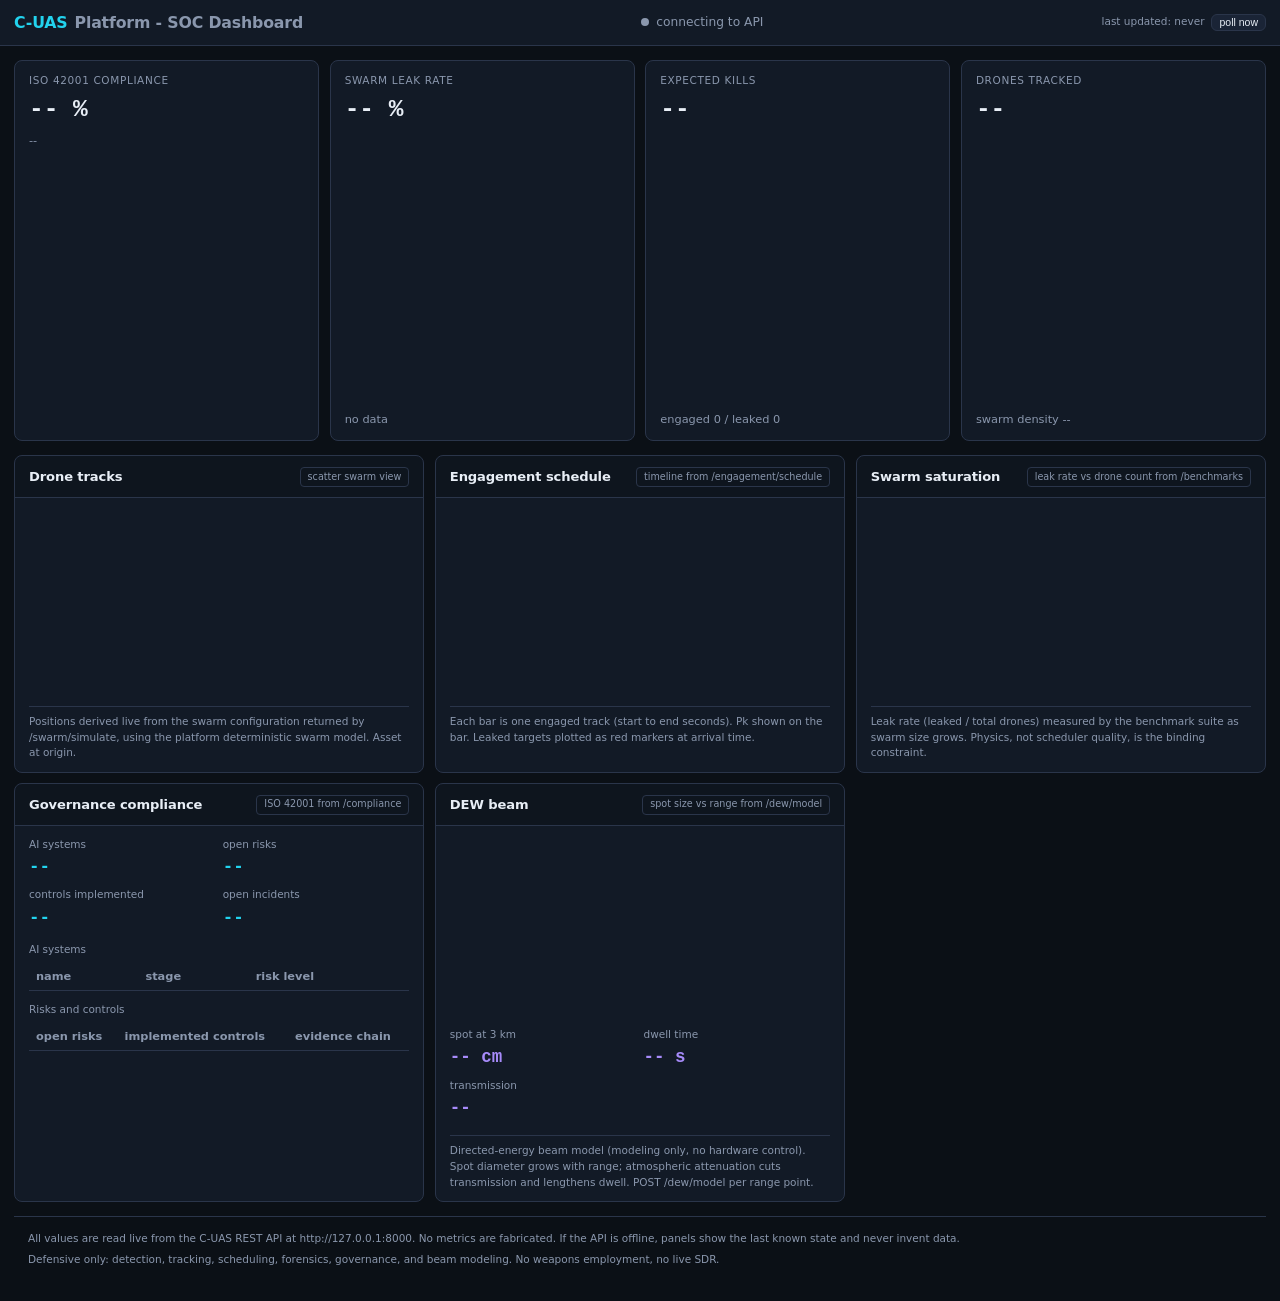
<file: c_uas/dashboard/index.html>
<!DOCTYPE html>
<html lang="en">
<head>
  <meta charset="UTF-8">
  <meta name="viewport" content="width=device-width, initial-scale=1.0">
  <title>C-UAS Platform - SOC Dashboard</title>
  <link rel="stylesheet" href="style.css">
</head>
<body>
  <header class="header">
    <div class="header-inner">
      <div class="brand">
        <span class="brand-mark">C-UAS</span>
        <span class="brand-name">Platform - SOC Dashboard</span>
      </div>
      <div class="api-status" id="apiStatus" role="status" aria-live="polite">
        <span class="indicator" id="statusIndicator"></span>
        <span id="statusText">connecting to API</span>
      </div>
      <div class="meta">
        <span id="lastUpdated">last updated: never</span>
        <button class="button button-sm" id="pollNow">poll now</button>
      </div>
    </div>
  </header>

  <main class="wrap">
    <!-- status strip -->
    <section class="stat-strip" aria-label="Key indicators">
      <div class="stat-card">
        <span class="stat-label">ISO 42001 compliance</span>
        <span class="stat-value" id="statCompliance">-- %</span>
        <span class="stat-sub" id="statComplianceStatus">--</span>
        <canvas id="complianceGauge" width="140" height="140" aria-hidden="true"></canvas>
      </div>
      <div class="stat-card">
        <span class="stat-label">swarm leak rate</span>
        <span class="stat-value" id="statLeakRate">-- %</span>
        <span class="stat-sub" id="statLeakNote">no data</span>
      </div>
      <div class="stat-card">
        <span class="stat-label">expected kills</span>
        <span class="stat-value" id="statExpectedKills">--</span>
        <span class="stat-sub" id="statEngaged">engaged 0 / leaked 0</span>
      </div>
      <div class="stat-card">
        <span class="stat-label">drones tracked</span>
        <span class="stat-value" id="statTracks">--</span>
        <span class="stat-sub" id="statDensity">swarm density --</span>
      </div>
    </section>

    <!-- panels -->
    <section class="panels">
      <article class="panel" aria-label="Drone tracks">
        <header class="panel-head">
          <h2>Drone tracks</h2>
          <span class="panel-tag">scatter swarm view</span>
        </header>
        <div class="panel-body chart-wrap">
          <canvas id="tracksChart" aria-label="Drone tracks scatter plot"></canvas>
          <div class="hint">Positions derived live from the swarm configuration returned by /swarm/simulate, using the platform deterministic swarm model. Asset at origin.</div>
        </div>
      </article>

      <article class="panel" aria-label="Engagement schedule">
        <header class="panel-head">
          <h2>Engagement schedule</h2>
          <span class="panel-tag">timeline from /engagement/schedule</span>
        </header>
        <div class="panel-body chart-wrap">
          <canvas id="engagementChart" aria-label="Engagement schedule Gantt chart"></canvas>
          <div class="hint">Each bar is one engaged track (start to end seconds). Pk shown on the bar. Leaked targets plotted as red markers at arrival time.</div>
        </div>
      </article>

      <article class="panel" aria-label="Swarm saturation">
        <header class="panel-head">
          <h2>Swarm saturation</h2>
          <span class="panel-tag">leak rate vs drone count from /benchmarks</span>
        </header>
        <div class="panel-body chart-wrap">
          <canvas id="saturationChart" aria-label="Swarm saturation curve"></canvas>
          <div class="hint">Leak rate (leaked / total drones) measured by the benchmark suite as swarm size grows. Physics, not scheduler quality, is the binding constraint.</div>
        </div>
      </article>

      <article class="panel" aria-label="Governance compliance">
        <header class="panel-head">
          <h2>Governance compliance</h2>
          <span class="panel-tag">ISO 42001 from /compliance</span>
        </header>
        <div class="panel-body gov-panel">
          <div class="gov-readings">
            <div class="gov-reading">
              <span class="gov-label">AI systems</span>
              <span class="gov-value" id="govSystems">--</span>
            </div>
            <div class="gov-reading">
              <span class="gov-label">open risks</span>
              <span class="gov-value" id="govOpenRisks">--</span>
            </div>
            <div class="gov-reading">
              <span class="gov-label">controls implemented</span>
              <span class="gov-value" id="govControls">--</span>
            </div>
            <div class="gov-reading">
              <span class="gov-label">open incidents</span>
              <span class="gov-value" id="govIncidents">--</span>
            </div>
          </div>
          <table class="gov-table" aria-label="Registered AI systems">
            <caption>AI systems</caption>
            <thead><tr><th>name</th><th>stage</th><th>risk level</th></tr></thead>
            <tbody id="govSystemsTable"></tbody>
          </table>
          <table class="gov-table" aria-label="Risks and controls">
            <caption>Risks and controls</caption>
            <thead><tr><th>open risks</th><th>implemented controls</th><th>evidence chain</th></tr></thead>
            <tbody id="govRisksControlsTable"></tbody>
          </table>
        </div>
      </article>

      <article class="panel" aria-label="DEW beam model">
        <header class="panel-head">
          <h2>DEW beam</h2>
          <span class="panel-tag">spot size vs range from /dew/model</span>
        </header>
        <div class="panel-body chart-wrap">
          <canvas id="dewChart" aria-label="DEW spot size vs range"></canvas>
          <div class="dew-readings">
            <div class="dew-reading">
              <span class="dew-label">spot at 3 km</span>
              <span class="dew-value" id="dewSpot">-- cm</span>
            </div>
            <div class="dew-reading">
              <span class="dew-label">dwell time</span>
              <span class="dew-value" id="dewDwell">-- s</span>
            </div>
            <div class="dew-reading">
              <span class="dew-label">transmission</span>
              <span class="dew-value" id="dewTransmission">--</span>
            </div>
          </div>
          <div class="hint">Directed-energy beam model (modeling only, no hardware control). Spot diameter grows with range; atmospheric attenuation cuts transmission and lengthens dwell. POST /dew/model per range point.</div>
        </div>
      </article>
    </section>

    <footer class="footer">
      <p>All values are read live from the C-UAS REST API at http://127.0.0.1:8000. No metrics are fabricated. If the API is offline, panels show the last known state and never invent data.</p>
      <p>Defensive only: detection, tracking, scheduling, forensics, governance, and beam modeling. No weapons employment, no live SDR.</p>
    </footer>
  </main>
  <script src="vendor/chart.js" integrity="sha384-f6785ccf152a2bcedb70a1e1db47d241c4c60f8aaae4685ac8d612616ab006420d06139f40b83f3f91c6e65175bab9f8" crossorigin="anonymous"></script>
  <script src="app.js"></script>
</body>
</html>
</file>
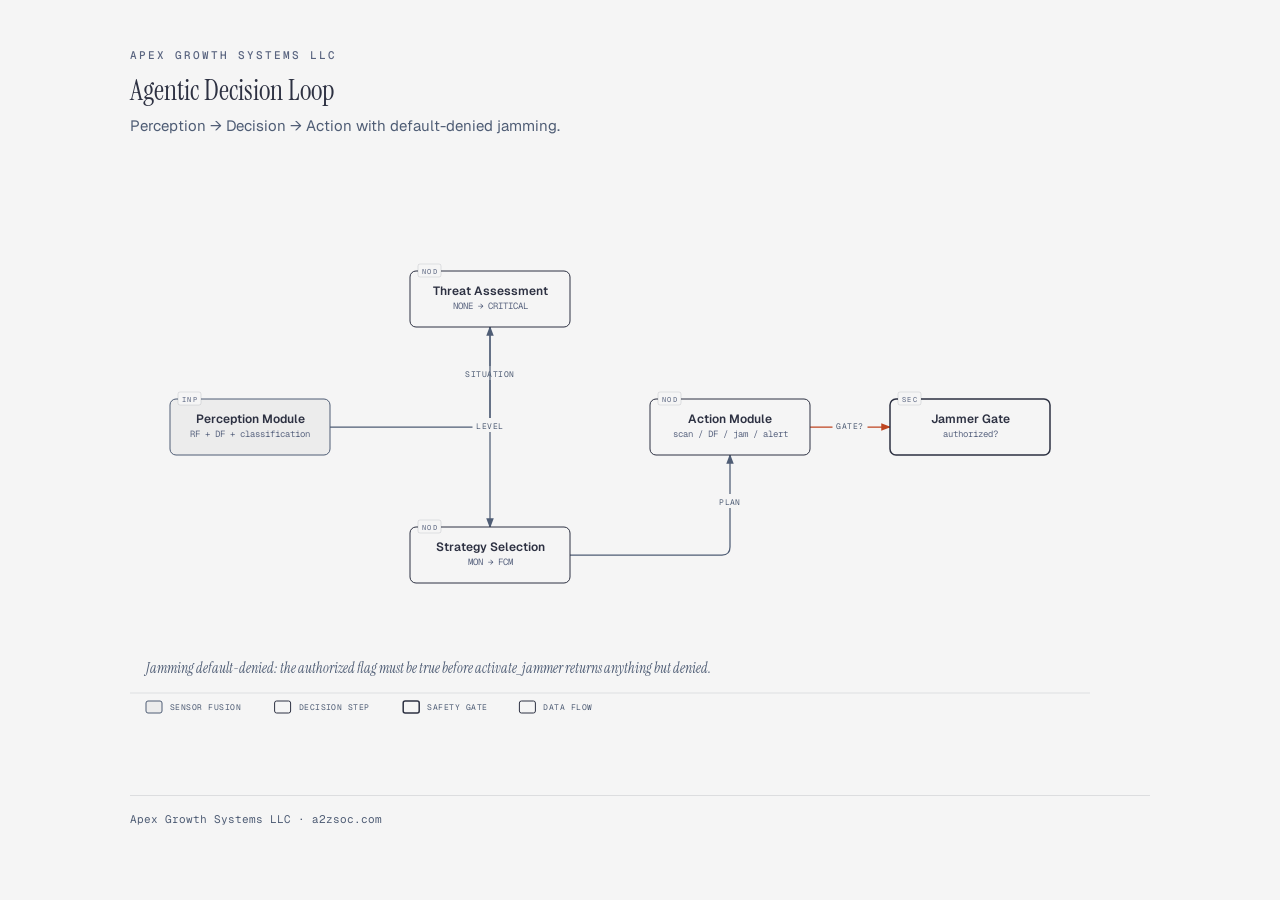
<file: docs/diagrams/decision-loop.html>
<!DOCTYPE html>
<html lang="en"><head>
<meta charset="utf-8">
<meta name="viewport" content="width=device-width, initial-scale=1">
<title>Agentic Decision Loop</title>
<link href="https://fonts.googleapis.com/css2?family=Instrument+Serif:ital@0;1&family=Geist:wght@400;500;600&family=Geist+Mono:wght@400;500;600&display=swap" rel="stylesheet">
<style>
  :root { --paper:#f5f5f5; --ink:#2d3142; --muted:#4f5d75;
           --soft:#5a6580; --rule:rgba(45,49,66,0.12); --accent:#bf4520; }
  html,body { margin:0; padding:0; background:var(--paper); color:var(--ink);
               font-family:'Geist', system-ui, sans-serif; }
  .wrap { max-width:1020px; margin:0 auto; padding:3rem 1.5rem 4rem; }
  .eyebrow { font-family:'Geist Mono', ui-monospace, monospace; font-size:.6875rem; font-weight:500;
              letter-spacing:.18em; text-transform:uppercase; color:var(--soft); margin:0 0 .75rem; }
  h1 { font-family:'Instrument Serif', serif; font-weight:400; font-size:1.75rem; line-height:1.2;
        margin:0 0 .5rem; }
  .subtitle { font-family:'Geist', system-ui, sans-serif; font-size:.9375rem; color:var(--muted);
               margin:0 0 2rem; max-width:64ch; }
  .diagram { overflow-x:auto; }
  .diagram svg { min-width:960px; display:block; }
  footer { margin-top:3rem; padding-top:1rem; border-top:1px solid var(--rule);
            font-family:'Geist Mono', ui-monospace, monospace; font-size:.6875rem; color:var(--muted); }
</style></head>
<body><div class="wrap">
  <p class="eyebrow">APEX GROWTH SYSTEMS LLC</p>
  <h1>Agentic Decision Loop</h1>
  <p class="subtitle">Perception → Decision → Action with default-denied jamming.</p>
  <div class="diagram">
<svg role="img" aria-labelledby="cuas-decision-loop-title cuas-decision-loop-desc" viewBox="0 0 960 580" width="960" height="580" xmlns="http://www.w3.org/2000/svg" font-family="'Geist', system-ui, sans-serif">
<title id="cuas-decision-loop-title">Agentic Decision Loop</title>
<desc id="cuas-decision-loop-desc">Perception fuses RF and direction-finding inputs; Decision assesses threat level and selects a response strategy; Action executes commands with the jammer safety-gated.</desc>
<defs>
<marker id="arrow" markerWidth="8" markerHeight="6" refX="7" refY="3" orient="auto"><polygon points="0 0, 8 3, 0 6" fill="#4f5d75"/></marker>
<marker id="arrow-accent" markerWidth="8" markerHeight="6" refX="7" refY="3" orient="auto"><polygon points="0 0, 8 3, 0 6" fill="#bf4520"/></marker>
<marker id="arrow-link" markerWidth="8" markerHeight="6" refX="7" refY="3" orient="auto"><polygon points="0 0, 8 3, 0 6" fill="#2e5aa8"/></marker>
</defs>
<rect width="100%" height="100%" fill="#f5f5f5"/>
<path d="M 200 260.0 L 352.0 260.0 Q 360.0 260.0 360.0 252.0 L 360.0 160" fill="none" stroke="#4f5d75" stroke-width="1.25" marker-end="url(#arrow)"/>
<rect x="332.5" y="199.0" width="55.0" height="14" fill="#f5f5f5"/>
<text x="360.0" y="210.0" text-anchor="middle" font-family="'Geist Mono', ui-monospace, monospace" font-size="8.0" fill="#4f5d75" letter-spacing="0.06em">SITUATION</text>
<path d="M 360.0 160 L 360.0 360" fill="none" stroke="#4f5d75" stroke-width="1.25" marker-end="url(#arrow)"/>
<rect x="342.5" y="251.0" width="35.0" height="14" fill="#f5f5f5"/>
<text x="360.0" y="262.0" text-anchor="middle" font-family="'Geist Mono', ui-monospace, monospace" font-size="8.0" fill="#4f5d75" letter-spacing="0.06em">LEVEL</text>
<path d="M 440 388.0 L 592.0 388.0 Q 600.0 388.0 600.0 380.0 L 600.0 288" fill="none" stroke="#4f5d75" stroke-width="1.25" marker-end="url(#arrow)"/>
<rect x="585.0" y="327.0" width="30.0" height="14" fill="#f5f5f5"/>
<text x="600.0" y="338.0" text-anchor="middle" font-family="'Geist Mono', ui-monospace, monospace" font-size="8.0" fill="#4f5d75" letter-spacing="0.06em">PLAN</text>
<path d="M 680 260.0 L 760 260.0" fill="none" stroke="#bf4520" stroke-width="1.25" marker-end="url(#arrow-accent)"/>
<rect x="702.5" y="251.0" width="35.0" height="14" fill="#f5f5f5"/>
<text x="720.0" y="262.0" text-anchor="middle" font-family="'Geist Mono', ui-monospace, monospace" font-size="8.0" fill="#4f5d75" letter-spacing="0.06em">GATE?</text>
<rect x="40" y="232" width="160" height="56" rx="6" fill="#ececec" stroke="#4f5d75" stroke-width="1.0"/>
<rect x="48" y="225" width="23" height="13" rx="2" fill="#f5f5f5" stroke="rgba(45,49,66,0.12)" stroke-width="1"/>
<text x="52" y="234.5" font-family="'Geist Mono', ui-monospace, monospace" font-size="7.0" fill="#5a6580" letter-spacing="0.18em">INP</text>
<text x="120.0" y="256.0" text-anchor="middle" font-family="'Geist', system-ui, sans-serif" font-size="12.0" font-weight="600" fill="#2d3142">Perception Module</text>
<text x="120.0" y="270.0" text-anchor="middle" font-family="'Geist Mono', ui-monospace, monospace" font-size="9.0" fill="#5a6580">RF + DF + classification</text>
<rect x="280" y="104" width="160" height="56" rx="6" fill="#f5f5f5" stroke="#2d3142" stroke-width="1.0"/>
<rect x="288" y="97" width="23" height="13" rx="2" fill="#f5f5f5" stroke="rgba(45,49,66,0.12)" stroke-width="1"/>
<text x="292" y="106.5" font-family="'Geist Mono', ui-monospace, monospace" font-size="7.0" fill="#5a6580" letter-spacing="0.18em">NOD</text>
<text x="360.0" y="128.0" text-anchor="middle" font-family="'Geist', system-ui, sans-serif" font-size="12.0" font-weight="600" fill="#2d3142">Threat Assessment</text>
<text x="360.0" y="142.0" text-anchor="middle" font-family="'Geist Mono', ui-monospace, monospace" font-size="9.0" fill="#5a6580">NONE → CRITICAL</text>
<rect x="280" y="360" width="160" height="56" rx="6" fill="#f5f5f5" stroke="#2d3142" stroke-width="1.0"/>
<rect x="288" y="353" width="23" height="13" rx="2" fill="#f5f5f5" stroke="rgba(45,49,66,0.12)" stroke-width="1"/>
<text x="292" y="362.5" font-family="'Geist Mono', ui-monospace, monospace" font-size="7.0" fill="#5a6580" letter-spacing="0.18em">NOD</text>
<text x="360.0" y="384.0" text-anchor="middle" font-family="'Geist', system-ui, sans-serif" font-size="12.0" font-weight="600" fill="#2d3142">Strategy Selection</text>
<text x="360.0" y="398.0" text-anchor="middle" font-family="'Geist Mono', ui-monospace, monospace" font-size="9.0" fill="#5a6580">MON → FCM</text>
<rect x="520" y="232" width="160" height="56" rx="6" fill="#f5f5f5" stroke="#2d3142" stroke-width="1.0"/>
<rect x="528" y="225" width="23" height="13" rx="2" fill="#f5f5f5" stroke="rgba(45,49,66,0.12)" stroke-width="1"/>
<text x="532" y="234.5" font-family="'Geist Mono', ui-monospace, monospace" font-size="7.0" fill="#5a6580" letter-spacing="0.18em">NOD</text>
<text x="600.0" y="256.0" text-anchor="middle" font-family="'Geist', system-ui, sans-serif" font-size="12.0" font-weight="600" fill="#2d3142">Action Module</text>
<text x="600.0" y="270.0" text-anchor="middle" font-family="'Geist Mono', ui-monospace, monospace" font-size="9.0" fill="#5a6580">scan / DF / jam / alert</text>
<rect x="760" y="232" width="160" height="56" rx="6" fill="#f5f5f5" stroke="#2d3142" stroke-width="1.5"/>
<rect x="768" y="225" width="23" height="13" rx="2" fill="#f5f5f5" stroke="rgba(45,49,66,0.12)" stroke-width="1"/>
<text x="772" y="234.5" font-family="'Geist Mono', ui-monospace, monospace" font-size="7.0" fill="#5a6580" letter-spacing="0.18em">SEC</text>
<text x="840.0" y="256.0" text-anchor="middle" font-family="'Geist', system-ui, sans-serif" font-size="12.0" font-weight="600" fill="#2d3142">Jammer Gate</text>
<text x="840.0" y="270.0" text-anchor="middle" font-family="'Geist Mono', ui-monospace, monospace" font-size="9.0" fill="#5a6580">authorized?</text>
<text x="16" y="506" font-family="'Instrument Serif', serif" font-style="italic" font-size="14.0" fill="#4f5d75">Jamming default-denied: the authorized flag must be true before activate_jammer returns anything but denied.</text>
<line x1="0" y1="526" x2="960" y2="526" stroke="rgba(45,49,66,0.12)" stroke-width="1"/>
<rect x="16" y="534" width="16" height="12" rx="2" fill="#ececec" stroke="#4f5d75" stroke-width="1.0"/>
<text x="40" y="543" font-family="'Geist Mono', ui-monospace, monospace" font-size="8.0" fill="#4f5d75" letter-spacing="0.06em">SENSOR FUSION</text>
<rect x="144.60000000000002" y="534" width="16" height="12" rx="2" fill="#f5f5f5" stroke="#2d3142" stroke-width="1.0"/>
<text x="168.60000000000002" y="543" font-family="'Geist Mono', ui-monospace, monospace" font-size="8.0" fill="#4f5d75" letter-spacing="0.06em">DECISION STEP</text>
<rect x="273.20000000000005" y="534" width="16" height="12" rx="2" fill="#f5f5f5" stroke="#2d3142" stroke-width="1.5"/>
<text x="297.20000000000005" y="543" font-family="'Geist Mono', ui-monospace, monospace" font-size="8.0" fill="#4f5d75" letter-spacing="0.06em">SAFETY GATE</text>
<rect x="389.40000000000003" y="534" width="16" height="12" rx="2" fill="#f5f5f5" stroke="#2d3142" stroke-width="1.0"/>
<text x="413.40000000000003" y="543" font-family="'Geist Mono', ui-monospace, monospace" font-size="8.0" fill="#4f5d75" letter-spacing="0.06em">DATA FLOW</text>
</svg>
  </div>
  <footer>Apex Growth Systems LLC · a2zsoc.com</footer>
</div></body></html>
</file>
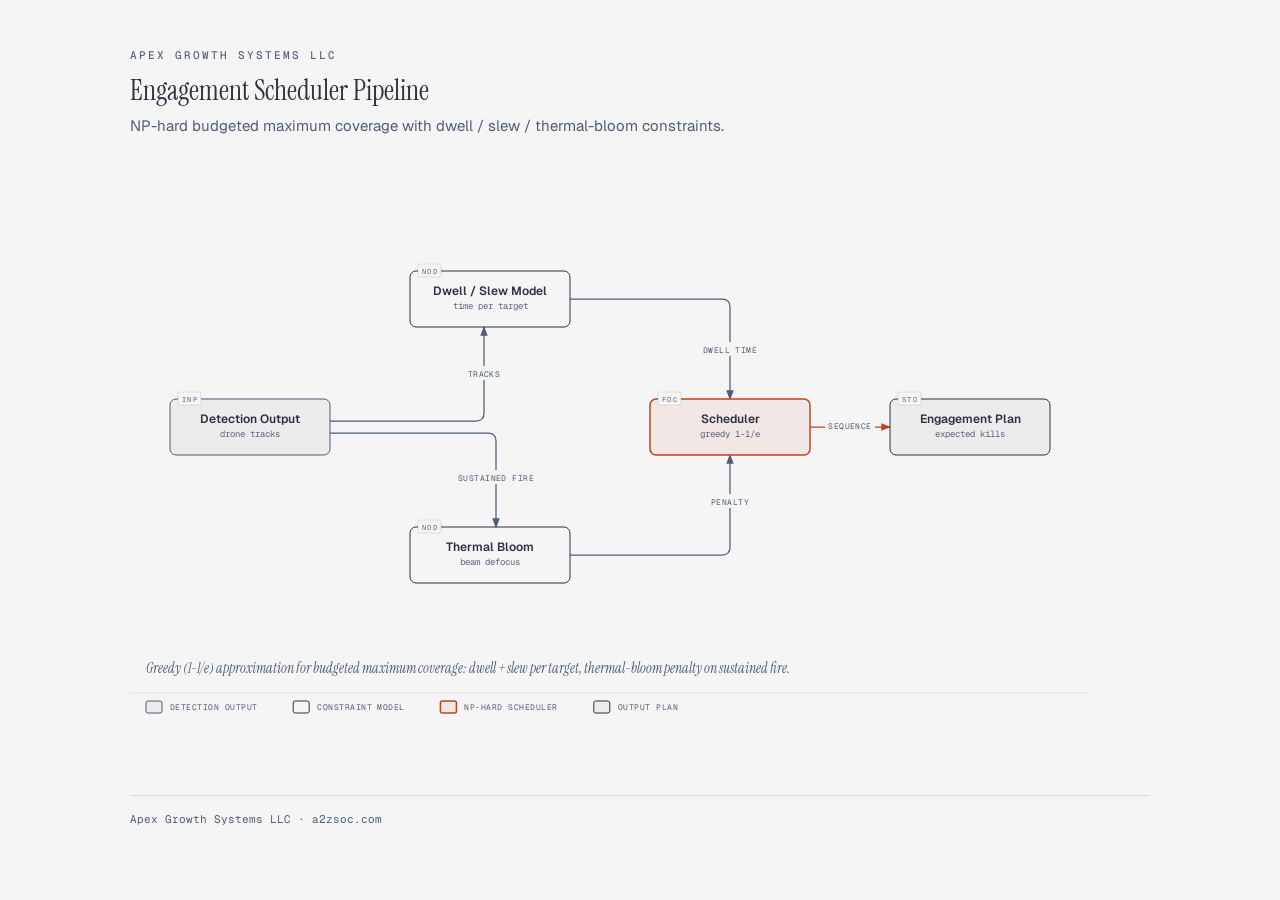
<file: docs/diagrams/engagement-pipeline.html>
<!DOCTYPE html>
<html lang="en"><head>
<meta charset="utf-8">
<meta name="viewport" content="width=device-width, initial-scale=1">
<title>Engagement Scheduler Pipeline</title>
<link href="https://fonts.googleapis.com/css2?family=Instrument+Serif:ital@0;1&family=Geist:wght@400;500;600&family=Geist+Mono:wght@400;500;600&display=swap" rel="stylesheet">
<style>
  :root { --paper:#f5f5f5; --ink:#2d3142; --muted:#4f5d75;
           --soft:#5a6580; --rule:rgba(45,49,66,0.12); --accent:#bf4520; }
  html,body { margin:0; padding:0; background:var(--paper); color:var(--ink);
               font-family:'Geist', system-ui, sans-serif; }
  .wrap { max-width:1020px; margin:0 auto; padding:3rem 1.5rem 4rem; }
  .eyebrow { font-family:'Geist Mono', ui-monospace, monospace; font-size:.6875rem; font-weight:500;
              letter-spacing:.18em; text-transform:uppercase; color:var(--soft); margin:0 0 .75rem; }
  h1 { font-family:'Instrument Serif', serif; font-weight:400; font-size:1.75rem; line-height:1.2;
        margin:0 0 .5rem; }
  .subtitle { font-family:'Geist', system-ui, sans-serif; font-size:.9375rem; color:var(--muted);
               margin:0 0 2rem; max-width:64ch; }
  .diagram { overflow-x:auto; }
  .diagram svg { min-width:960px; display:block; }
  footer { margin-top:3rem; padding-top:1rem; border-top:1px solid var(--rule);
            font-family:'Geist Mono', ui-monospace, monospace; font-size:.6875rem; color:var(--muted); }
</style></head>
<body><div class="wrap">
  <p class="eyebrow">APEX GROWTH SYSTEMS LLC</p>
  <h1>Engagement Scheduler Pipeline</h1>
  <p class="subtitle">NP-hard budgeted maximum coverage with dwell / slew / thermal-bloom constraints.</p>
  <div class="diagram">
<svg role="img" aria-labelledby="cuas-engagement-pipeline-title cuas-engagement-pipeline-desc" viewBox="0 0 960 580" width="960" height="580" xmlns="http://www.w3.org/2000/svg" font-family="'Geist', system-ui, sans-serif">
<title id="cuas-engagement-pipeline-title">Engagement Scheduler Pipeline</title>
<desc id="cuas-engagement-pipeline-desc">Detection outputs feed dwell-time and thermal-bloom models; the greedy (1-1/e) scheduler maximizes expected kills before swarm impact.</desc>
<defs>
<marker id="arrow" markerWidth="8" markerHeight="6" refX="7" refY="3" orient="auto"><polygon points="0 0, 8 3, 0 6" fill="#4f5d75"/></marker>
<marker id="arrow-accent" markerWidth="8" markerHeight="6" refX="7" refY="3" orient="auto"><polygon points="0 0, 8 3, 0 6" fill="#bf4520"/></marker>
<marker id="arrow-link" markerWidth="8" markerHeight="6" refX="7" refY="3" orient="auto"><polygon points="0 0, 8 3, 0 6" fill="#2e5aa8"/></marker>
</defs>
<rect width="100%" height="100%" fill="#f5f5f5"/>
<path d="M 200 254.0 L 346.0 254.0 Q 354.0 254.0 354.0 246.0 L 354.0 160" fill="none" stroke="#4f5d75" stroke-width="1.25" marker-end="url(#arrow)"/>
<rect x="334.0" y="199.0" width="40.0" height="14" fill="#f5f5f5"/>
<text x="354.0" y="210.0" text-anchor="middle" font-family="'Geist Mono', ui-monospace, monospace" font-size="8.0" fill="#4f5d75" letter-spacing="0.06em">TRACKS</text>
<path d="M 200 266.0 L 358.0 266.0 Q 366.0 266.0 366.0 274.0 L 366.0 360" fill="none" stroke="#4f5d75" stroke-width="1.25" marker-end="url(#arrow)"/>
<rect x="326.0" y="303.0" width="80.0" height="14" fill="#f5f5f5"/>
<text x="366.0" y="314.0" text-anchor="middle" font-family="'Geist Mono', ui-monospace, monospace" font-size="8.0" fill="#4f5d75" letter-spacing="0.06em">SUSTAINED FIRE</text>
<path d="M 440 132.0 L 592.0 132.0 Q 600.0 132.0 600.0 140.0 L 600.0 232" fill="none" stroke="#4f5d75" stroke-width="1.25" marker-end="url(#arrow)"/>
<rect x="570.0" y="175.0" width="60.0" height="14" fill="#f5f5f5"/>
<text x="600.0" y="186.0" text-anchor="middle" font-family="'Geist Mono', ui-monospace, monospace" font-size="8.0" fill="#4f5d75" letter-spacing="0.06em">DWELL TIME</text>
<path d="M 440 388.0 L 592.0 388.0 Q 600.0 388.0 600.0 380.0 L 600.0 288" fill="none" stroke="#4f5d75" stroke-width="1.25" marker-end="url(#arrow)"/>
<rect x="577.5" y="327.0" width="45.0" height="14" fill="#f5f5f5"/>
<text x="600.0" y="338.0" text-anchor="middle" font-family="'Geist Mono', ui-monospace, monospace" font-size="8.0" fill="#4f5d75" letter-spacing="0.06em">PENALTY</text>
<path d="M 680 260.0 L 760 260.0" fill="none" stroke="#bf4520" stroke-width="1.25" marker-end="url(#arrow-accent)"/>
<rect x="695.0" y="251.0" width="50.0" height="14" fill="#f5f5f5"/>
<text x="720.0" y="262.0" text-anchor="middle" font-family="'Geist Mono', ui-monospace, monospace" font-size="8.0" fill="#4f5d75" letter-spacing="0.06em">SEQUENCE</text>
<rect x="40" y="232" width="160" height="56" rx="6" fill="#ececec" stroke="#4f5d75" stroke-width="1.0"/>
<rect x="48" y="225" width="23" height="13" rx="2" fill="#f5f5f5" stroke="rgba(45,49,66,0.12)" stroke-width="1"/>
<text x="52" y="234.5" font-family="'Geist Mono', ui-monospace, monospace" font-size="7.0" fill="#5a6580" letter-spacing="0.18em">INP</text>
<text x="120.0" y="256.0" text-anchor="middle" font-family="'Geist', system-ui, sans-serif" font-size="12.0" font-weight="600" fill="#2d3142">Detection Output</text>
<text x="120.0" y="270.0" text-anchor="middle" font-family="'Geist Mono', ui-monospace, monospace" font-size="9.0" fill="#5a6580">drone tracks</text>
<rect x="280" y="104" width="160" height="56" rx="6" fill="#f5f5f5" stroke="#2d3142" stroke-width="1.0"/>
<rect x="288" y="97" width="23" height="13" rx="2" fill="#f5f5f5" stroke="rgba(45,49,66,0.12)" stroke-width="1"/>
<text x="292" y="106.5" font-family="'Geist Mono', ui-monospace, monospace" font-size="7.0" fill="#5a6580" letter-spacing="0.18em">NOD</text>
<text x="360.0" y="128.0" text-anchor="middle" font-family="'Geist', system-ui, sans-serif" font-size="12.0" font-weight="600" fill="#2d3142">Dwell / Slew Model</text>
<text x="360.0" y="142.0" text-anchor="middle" font-family="'Geist Mono', ui-monospace, monospace" font-size="9.0" fill="#5a6580">time per target</text>
<rect x="280" y="360" width="160" height="56" rx="6" fill="#f5f5f5" stroke="#2d3142" stroke-width="1.0"/>
<rect x="288" y="353" width="23" height="13" rx="2" fill="#f5f5f5" stroke="rgba(45,49,66,0.12)" stroke-width="1"/>
<text x="292" y="362.5" font-family="'Geist Mono', ui-monospace, monospace" font-size="7.0" fill="#5a6580" letter-spacing="0.18em">NOD</text>
<text x="360.0" y="384.0" text-anchor="middle" font-family="'Geist', system-ui, sans-serif" font-size="12.0" font-weight="600" fill="#2d3142">Thermal Bloom</text>
<text x="360.0" y="398.0" text-anchor="middle" font-family="'Geist Mono', ui-monospace, monospace" font-size="9.0" fill="#5a6580">beam defocus</text>
<rect x="520" y="232" width="160" height="56" rx="6" fill="rgba(191,69,32,0.08)" stroke="#bf4520" stroke-width="1.5"/>
<rect x="528" y="225" width="23" height="13" rx="2" fill="#f5f5f5" stroke="rgba(45,49,66,0.12)" stroke-width="1"/>
<text x="532" y="234.5" font-family="'Geist Mono', ui-monospace, monospace" font-size="7.0" fill="#5a6580" letter-spacing="0.18em">FOC</text>
<text x="600.0" y="256.0" text-anchor="middle" font-family="'Geist', system-ui, sans-serif" font-size="12.0" font-weight="600" fill="#2d3142">Scheduler</text>
<text x="600.0" y="270.0" text-anchor="middle" font-family="'Geist Mono', ui-monospace, monospace" font-size="9.0" fill="#5a6580">greedy 1-1/e</text>
<rect x="760" y="232" width="160" height="56" rx="6" fill="#ececec" stroke="#2d3142" stroke-width="1.0"/>
<rect x="768" y="225" width="23" height="13" rx="2" fill="#f5f5f5" stroke="rgba(45,49,66,0.12)" stroke-width="1"/>
<text x="772" y="234.5" font-family="'Geist Mono', ui-monospace, monospace" font-size="7.0" fill="#5a6580" letter-spacing="0.18em">STO</text>
<text x="840.0" y="256.0" text-anchor="middle" font-family="'Geist', system-ui, sans-serif" font-size="12.0" font-weight="600" fill="#2d3142">Engagement Plan</text>
<text x="840.0" y="270.0" text-anchor="middle" font-family="'Geist Mono', ui-monospace, monospace" font-size="9.0" fill="#5a6580">expected kills</text>
<text x="16" y="506" font-family="'Instrument Serif', serif" font-style="italic" font-size="14.0" fill="#4f5d75">Greedy (1-1/e) approximation for budgeted maximum coverage: dwell + slew per target, thermal-bloom penalty on sustained fire.</text>
<line x1="0" y1="526" x2="960" y2="526" stroke="rgba(45,49,66,0.12)" stroke-width="1"/>
<rect x="16" y="534" width="16" height="12" rx="2" fill="#ececec" stroke="#4f5d75" stroke-width="1.0"/>
<text x="40" y="543" font-family="'Geist Mono', ui-monospace, monospace" font-size="8.0" fill="#4f5d75" letter-spacing="0.06em">DETECTION OUTPUT</text>
<rect x="163.2" y="534" width="16" height="12" rx="2" fill="#f5f5f5" stroke="#2d3142" stroke-width="1.0"/>
<text x="187.2" y="543" font-family="'Geist Mono', ui-monospace, monospace" font-size="8.0" fill="#4f5d75" letter-spacing="0.06em">CONSTRAINT MODEL</text>
<rect x="310.4" y="534" width="16" height="12" rx="2" fill="rgba(191,69,32,0.08)" stroke="#bf4520" stroke-width="1.5"/>
<text x="334.4" y="543" font-family="'Geist Mono', ui-monospace, monospace" font-size="8.0" fill="#4f5d75" letter-spacing="0.06em">NP-HARD SCHEDULER</text>
<rect x="463.79999999999995" y="534" width="16" height="12" rx="2" fill="#ececec" stroke="#2d3142" stroke-width="1.0"/>
<text x="487.79999999999995" y="543" font-family="'Geist Mono', ui-monospace, monospace" font-size="8.0" fill="#4f5d75" letter-spacing="0.06em">OUTPUT PLAN</text>
</svg>
  </div>
  <footer>Apex Growth Systems LLC · a2zsoc.com</footer>
</div></body></html>
</file>
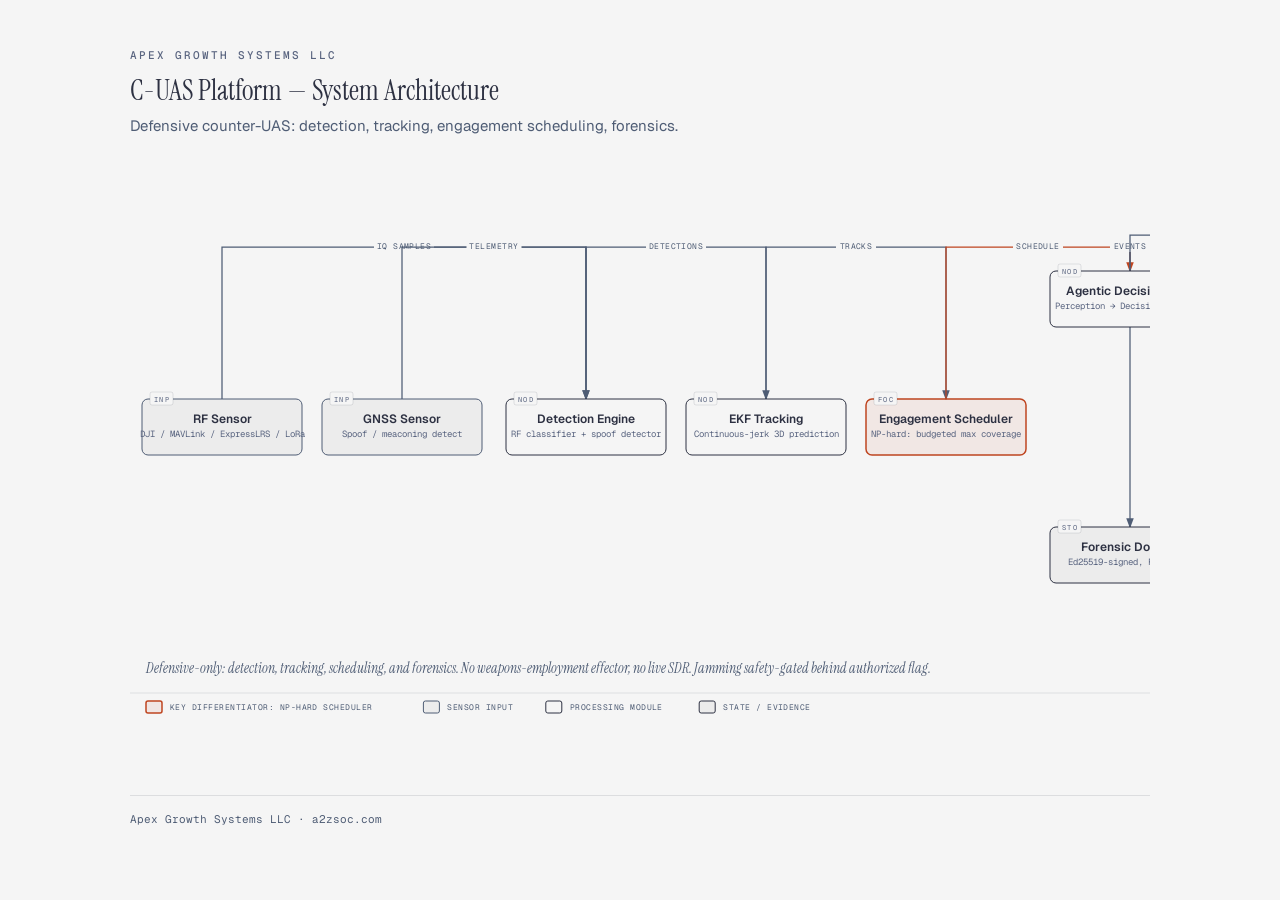
<file: docs/diagrams/system-architecture.html>
<!DOCTYPE html>
<html lang="en"><head>
<meta charset="utf-8">
<meta name="viewport" content="width=device-width, initial-scale=1">
<title>C-UAS Platform — System Architecture</title>
<link href="https://fonts.googleapis.com/css2?family=Instrument+Serif:ital@0;1&family=Geist:wght@400;500;600&family=Geist+Mono:wght@400;500;600&display=swap" rel="stylesheet">
<style>
  :root { --paper:#f5f5f5; --ink:#2d3142; --muted:#4f5d75;
           --soft:#5a6580; --rule:rgba(45,49,66,0.12); --accent:#bf4520; }
  html,body { margin:0; padding:0; background:var(--paper); color:var(--ink);
               font-family:'Geist', system-ui, sans-serif; }
  .wrap { max-width:1020px; margin:0 auto; padding:3rem 1.5rem 4rem; }
  .eyebrow { font-family:'Geist Mono', ui-monospace, monospace; font-size:.6875rem; font-weight:500;
              letter-spacing:.18em; text-transform:uppercase; color:var(--soft); margin:0 0 .75rem; }
  h1 { font-family:'Instrument Serif', serif; font-weight:400; font-size:1.75rem; line-height:1.2;
        margin:0 0 .5rem; }
  .subtitle { font-family:'Geist', system-ui, sans-serif; font-size:.9375rem; color:var(--muted);
               margin:0 0 2rem; max-width:64ch; }
  .diagram { overflow-x:auto; }
  .diagram svg { min-width:1272px; display:block; }
  footer { margin-top:3rem; padding-top:1rem; border-top:1px solid var(--rule);
            font-family:'Geist Mono', ui-monospace, monospace; font-size:.6875rem; color:var(--muted); }
</style></head>
<body><div class="wrap">
  <p class="eyebrow">APEX GROWTH SYSTEMS LLC</p>
  <h1>C-UAS Platform — System Architecture</h1>
  <p class="subtitle">Defensive counter-UAS: detection, tracking, engagement scheduling, forensics.</p>
  <div class="diagram">
<svg role="img" aria-labelledby="cuas-system-architecture-title cuas-system-architecture-desc" viewBox="0 0 1272 580" width="1272" height="580" xmlns="http://www.w3.org/2000/svg" font-family="'Geist', system-ui, sans-serif">
<title id="cuas-system-architecture-title">C-UAS Platform — System Architecture</title>
<desc id="cuas-system-architecture-desc">RF and GNSS sensors feed the detection engine, which drives EKF tracking and the NP-hard engagement scheduler. The agentic decision loop routes to forensics and directed-energy beam modeling.</desc>
<defs>
<marker id="arrow" markerWidth="8" markerHeight="6" refX="7" refY="3" orient="auto"><polygon points="0 0, 8 3, 0 6" fill="#4f5d75"/></marker>
<marker id="arrow-accent" markerWidth="8" markerHeight="6" refX="7" refY="3" orient="auto"><polygon points="0 0, 8 3, 0 6" fill="#bf4520"/></marker>
<marker id="arrow-link" markerWidth="8" markerHeight="6" refX="7" refY="3" orient="auto"><polygon points="0 0, 8 3, 0 6" fill="#2e5aa8"/></marker>
</defs>
<rect width="100%" height="100%" fill="#f5f5f5"/>
<path d="M 92.0 232 L 92.0 80 L 456.0 80 L 456.0 232" fill="none" stroke="#4f5d75" stroke-width="1.25" marker-end="url(#arrow)"/>
<rect x="244.0" y="71.0" width="60.0" height="14" fill="#f5f5f5"/>
<text x="274.0" y="82.0" text-anchor="middle" font-family="'Geist Mono', ui-monospace, monospace" font-size="8.0" fill="#4f5d75" letter-spacing="0.06em">IQ SAMPLES</text>
<path d="M 272.0 232 L 272.0 80 L 456.0 80 L 456.0 232" fill="none" stroke="#4f5d75" stroke-width="1.25" marker-end="url(#arrow)"/>
<rect x="336.5" y="71.0" width="55.0" height="14" fill="#f5f5f5"/>
<text x="364.0" y="82.0" text-anchor="middle" font-family="'Geist Mono', ui-monospace, monospace" font-size="8.0" fill="#4f5d75" letter-spacing="0.06em">TELEMETRY</text>
<path d="M 456.0 232 L 456.0 80 L 636.0 80 L 636.0 232" fill="none" stroke="#4f5d75" stroke-width="1.25" marker-end="url(#arrow)"/>
<rect x="516.0" y="71.0" width="60.0" height="14" fill="#f5f5f5"/>
<text x="546.0" y="82.0" text-anchor="middle" font-family="'Geist Mono', ui-monospace, monospace" font-size="8.0" fill="#4f5d75" letter-spacing="0.06em">DETECTIONS</text>
<path d="M 636.0 232 L 636.0 80 L 816.0 80 L 816.0 232" fill="none" stroke="#4f5d75" stroke-width="1.25" marker-end="url(#arrow)"/>
<rect x="706.0" y="71.0" width="40.0" height="14" fill="#f5f5f5"/>
<text x="726.0" y="82.0" text-anchor="middle" font-family="'Geist Mono', ui-monospace, monospace" font-size="8.0" fill="#4f5d75" letter-spacing="0.06em">TRACKS</text>
<path d="M 816.0 232 L 816.0 80 L 1000.0 80 L 1000.0 104" fill="none" stroke="#bf4520" stroke-width="1.25" marker-end="url(#arrow-accent)"/>
<rect x="883.0" y="71.0" width="50.0" height="14" fill="#f5f5f5"/>
<text x="908.0" y="82.0" text-anchor="middle" font-family="'Geist Mono', ui-monospace, monospace" font-size="8.0" fill="#4f5d75" letter-spacing="0.06em">SCHEDULE</text>
<path d="M 1000.0 104 L 1000.0 80 L 1000.0 80 L 1000.0 360" fill="none" stroke="#4f5d75" stroke-width="1.25" marker-end="url(#arrow)"/>
<rect x="980.0" y="71.0" width="40.0" height="14" fill="#f5f5f5"/>
<text x="1000.0" y="82.0" text-anchor="middle" font-family="'Geist Mono', ui-monospace, monospace" font-size="8.0" fill="#4f5d75" letter-spacing="0.06em">EVENTS</text>
<path d="M 1000.0 104 L 1000.0 68 L 1180.0 68 L 1180.0 232" fill="none" stroke="#4f5d75" stroke-width="1.25" marker-end="url(#arrow)"/>
<rect x="1057.5" y="59.0" width="65.0" height="14" fill="#f5f5f5"/>
<text x="1090.0" y="70.0" text-anchor="middle" font-family="'Geist Mono', ui-monospace, monospace" font-size="8.0" fill="#4f5d75" letter-spacing="0.06em">BEAM PARAMS</text>
<rect x="12" y="232" width="160" height="56" rx="6" fill="#ececec" stroke="#4f5d75" stroke-width="1.0"/>
<rect x="20" y="225" width="23" height="13" rx="2" fill="#f5f5f5" stroke="rgba(45,49,66,0.12)" stroke-width="1"/>
<text x="24" y="234.5" font-family="'Geist Mono', ui-monospace, monospace" font-size="7.0" fill="#5a6580" letter-spacing="0.18em">INP</text>
<text x="92.0" y="256.0" text-anchor="middle" font-family="'Geist', system-ui, sans-serif" font-size="12.0" font-weight="600" fill="#2d3142">RF Sensor</text>
<text x="92.0" y="270.0" text-anchor="middle" font-family="'Geist Mono', ui-monospace, monospace" font-size="9.0" fill="#5a6580">DJI / MAVLink / ExpressLRS / LoRa</text>
<rect x="192" y="232" width="160" height="56" rx="6" fill="#ececec" stroke="#4f5d75" stroke-width="1.0"/>
<rect x="200" y="225" width="23" height="13" rx="2" fill="#f5f5f5" stroke="rgba(45,49,66,0.12)" stroke-width="1"/>
<text x="204" y="234.5" font-family="'Geist Mono', ui-monospace, monospace" font-size="7.0" fill="#5a6580" letter-spacing="0.18em">INP</text>
<text x="272.0" y="256.0" text-anchor="middle" font-family="'Geist', system-ui, sans-serif" font-size="12.0" font-weight="600" fill="#2d3142">GNSS Sensor</text>
<text x="272.0" y="270.0" text-anchor="middle" font-family="'Geist Mono', ui-monospace, monospace" font-size="9.0" fill="#5a6580">Spoof / meaconing detect</text>
<rect x="376" y="232" width="160" height="56" rx="6" fill="#f5f5f5" stroke="#2d3142" stroke-width="1.0"/>
<rect x="384" y="225" width="23" height="13" rx="2" fill="#f5f5f5" stroke="rgba(45,49,66,0.12)" stroke-width="1"/>
<text x="388" y="234.5" font-family="'Geist Mono', ui-monospace, monospace" font-size="7.0" fill="#5a6580" letter-spacing="0.18em">NOD</text>
<text x="456.0" y="256.0" text-anchor="middle" font-family="'Geist', system-ui, sans-serif" font-size="12.0" font-weight="600" fill="#2d3142">Detection Engine</text>
<text x="456.0" y="270.0" text-anchor="middle" font-family="'Geist Mono', ui-monospace, monospace" font-size="9.0" fill="#5a6580">RF classifier + spoof detector</text>
<rect x="556" y="232" width="160" height="56" rx="6" fill="#f5f5f5" stroke="#2d3142" stroke-width="1.0"/>
<rect x="564" y="225" width="23" height="13" rx="2" fill="#f5f5f5" stroke="rgba(45,49,66,0.12)" stroke-width="1"/>
<text x="568" y="234.5" font-family="'Geist Mono', ui-monospace, monospace" font-size="7.0" fill="#5a6580" letter-spacing="0.18em">NOD</text>
<text x="636.0" y="256.0" text-anchor="middle" font-family="'Geist', system-ui, sans-serif" font-size="12.0" font-weight="600" fill="#2d3142">EKF Tracking</text>
<text x="636.0" y="270.0" text-anchor="middle" font-family="'Geist Mono', ui-monospace, monospace" font-size="9.0" fill="#5a6580">Continuous-jerk 3D prediction</text>
<rect x="736" y="232" width="160" height="56" rx="6" fill="rgba(191,69,32,0.08)" stroke="#bf4520" stroke-width="1.5"/>
<rect x="744" y="225" width="23" height="13" rx="2" fill="#f5f5f5" stroke="rgba(45,49,66,0.12)" stroke-width="1"/>
<text x="748" y="234.5" font-family="'Geist Mono', ui-monospace, monospace" font-size="7.0" fill="#5a6580" letter-spacing="0.18em">FOC</text>
<text x="816.0" y="256.0" text-anchor="middle" font-family="'Geist', system-ui, sans-serif" font-size="12.0" font-weight="600" fill="#2d3142">Engagement Scheduler</text>
<text x="816.0" y="270.0" text-anchor="middle" font-family="'Geist Mono', ui-monospace, monospace" font-size="9.0" fill="#5a6580">NP-hard: budgeted max coverage</text>
<rect x="920" y="104" width="160" height="56" rx="6" fill="#f5f5f5" stroke="#2d3142" stroke-width="1.0"/>
<rect x="928" y="97" width="23" height="13" rx="2" fill="#f5f5f5" stroke="rgba(45,49,66,0.12)" stroke-width="1"/>
<text x="932" y="106.5" font-family="'Geist Mono', ui-monospace, monospace" font-size="7.0" fill="#5a6580" letter-spacing="0.18em">NOD</text>
<text x="1000.0" y="128.0" text-anchor="middle" font-family="'Geist', system-ui, sans-serif" font-size="12.0" font-weight="600" fill="#2d3142">Agentic Decision Loop</text>
<text x="1000.0" y="142.0" text-anchor="middle" font-family="'Geist Mono', ui-monospace, monospace" font-size="9.0" fill="#5a6580">Perception → Decision → Action</text>
<rect x="920" y="360" width="160" height="56" rx="6" fill="#ececec" stroke="#2d3142" stroke-width="1.0"/>
<rect x="928" y="353" width="23" height="13" rx="2" fill="#f5f5f5" stroke="rgba(45,49,66,0.12)" stroke-width="1"/>
<text x="932" y="362.5" font-family="'Geist Mono', ui-monospace, monospace" font-size="7.0" fill="#5a6580" letter-spacing="0.18em">STO</text>
<text x="1000.0" y="384.0" text-anchor="middle" font-family="'Geist', system-ui, sans-serif" font-size="12.0" font-weight="600" fill="#2d3142">Forensic Dossier</text>
<text x="1000.0" y="398.0" text-anchor="middle" font-family="'Geist Mono', ui-monospace, monospace" font-size="9.0" fill="#5a6580">Ed25519-signed, FAA / DoD</text>
<rect x="1100" y="232" width="160" height="56" rx="6" fill="#f5f5f5" stroke="#2d3142" stroke-width="1.0"/>
<rect x="1108" y="225" width="23" height="13" rx="2" fill="#f5f5f5" stroke="rgba(45,49,66,0.12)" stroke-width="1"/>
<text x="1112" y="234.5" font-family="'Geist Mono', ui-monospace, monospace" font-size="7.0" fill="#5a6580" letter-spacing="0.18em">NOD</text>
<text x="1180.0" y="256.0" text-anchor="middle" font-family="'Geist', system-ui, sans-serif" font-size="12.0" font-weight="600" fill="#2d3142">DEW Beam Modeling</text>
<text x="1180.0" y="270.0" text-anchor="middle" font-family="'Geist Mono', ui-monospace, monospace" font-size="9.0" fill="#5a6580">M², thermal bloom, T-to-K</text>
<text x="16" y="506" font-family="'Instrument Serif', serif" font-style="italic" font-size="14.0" fill="#4f5d75">Defensive-only: detection, tracking, scheduling, and forensics. No weapons-employment effector, no live SDR. Jamming safety-gated behind authorized flag.</text>
<line x1="0" y1="526" x2="1272" y2="526" stroke="rgba(45,49,66,0.12)" stroke-width="1"/>
<rect x="16" y="534" width="16" height="12" rx="2" fill="rgba(191,69,32,0.08)" stroke="#bf4520" stroke-width="1.5"/>
<text x="40" y="543" font-family="'Geist Mono', ui-monospace, monospace" font-size="8.0" fill="#4f5d75" letter-spacing="0.06em">KEY DIFFERENTIATOR: NP-HARD SCHEDULER</text>
<rect x="293.4" y="534" width="16" height="12" rx="2" fill="#ececec" stroke="#4f5d75" stroke-width="1.0"/>
<text x="317.4" y="543" font-family="'Geist Mono', ui-monospace, monospace" font-size="8.0" fill="#4f5d75" letter-spacing="0.06em">SENSOR INPUT</text>
<rect x="415.79999999999995" y="534" width="16" height="12" rx="2" fill="#f5f5f5" stroke="#2d3142" stroke-width="1.0"/>
<text x="439.79999999999995" y="543" font-family="'Geist Mono', ui-monospace, monospace" font-size="8.0" fill="#4f5d75" letter-spacing="0.06em">PROCESSING MODULE</text>
<rect x="569.1999999999999" y="534" width="16" height="12" rx="2" fill="#ececec" stroke="#2d3142" stroke-width="1.0"/>
<text x="593.1999999999999" y="543" font-family="'Geist Mono', ui-monospace, monospace" font-size="8.0" fill="#4f5d75" letter-spacing="0.06em">STATE / EVIDENCE</text>
</svg>
  </div>
  <footer>Apex Growth Systems LLC · a2zsoc.com</footer>
</div></body></html>
</file>
<file: c_uas/dashboard/style.css>
/* C-UAS Platform SOC Dashboard - styles */
:root {
  --color-bg: #0b1016;
  --color-surface: #121a26;
  --color-surface-hover: #1a2436;
  --color-border: #2a354a;
  --color-text: #e8eef6;
  --color-text-muted: #8a97ad;
  --color-accent: #22d3ee;
  --color-accent-dim: #5fd3e8;
  --color-ok: #22c55e;
  --color-warn: #f59e0b;
  --color-danger: #ef4444;
  --color-dew: #a78bfa;
  --radius: 8px;
  --shadow: 0 2px 10px rgba(0, 0, 0, 0.4);
  --font-mono: ui-monospace, SFMono-Regular, Menlo, Consolas, monospace;
}

* {
  box-sizing: border-box;
  margin: 0;
  padding: 0;
}

html {
  font-size: 14px;
}

body {
  font-family: system-ui, -apple-system, BlinkMacSystemFont, "Segoe UI", Roboto, sans-serif;
  background: var(--color-bg);
  color: var(--color-text);
  line-height: 1.5;
  overflow-x: hidden;
}

.header {
  background: var(--color-surface);
  border-bottom: 1px solid var(--color-border);
  position: sticky;
  top: 0;
  z-index: 10;
}

.header-inner {
  display: flex;
  align-items: center;
  justify-content: space-between;
  max-width: 1400px;
  margin: 0 auto;
  padding: 0.75rem 1rem;
  gap: 1rem;
  flex-wrap: wrap;
}

.brand {
  display: flex;
  align-items: center;
  gap: 0.5rem;
  font-weight: 700;
  font-size: 1.125rem;
  letter-spacing: -0.01em;
}

.brand-mark {
  color: var(--color-accent);
}

.brand-name {
  color: var(--color-text-muted);
}

.api-status {
  display: flex;
  align-items: center;
  gap: 0.5rem;
  font-size: 0.875rem;
  color: var(--color-text-muted);
  white-space: nowrap;
}

.indicator {
  display: inline-block;
  width: 8px;
  height: 8px;
  border-radius: 50%;
  background: var(--color-text-muted);
  box-shadow: 0 0 0 rgba(34, 211, 238, 0);
}

.indicator.live {
  background: var(--color-ok);
  box-shadow: 0 0 8px var(--color-ok);
}

.indicator.offline {
  background: var(--color-danger);
  box-shadow: 0 0 8px var(--color-danger);
}

.meta {
  display: flex;
  align-items: center;
  gap: 0.5rem;
  font-size: 0.75rem;
  color: var(--color-text-muted);
  white-space: nowrap;
}

.button {
  display: inline-flex;
  align-items: center;
  gap: 0.375rem;
  padding: 0.25rem 0.625rem;
  font-size: 0.75rem;
  color: var(--color-text);
  background: var(--color-surface-hover);
  border: 1px solid var(--color-border);
  border-radius: 6px;
  cursor: pointer;
}

.button:hover {
  border-color: var(--color-accent);
}

.button-sm {
  padding: 0.125rem 0.5rem;
}

.wrap {
  max-width: 1400px;
  margin: 0 auto;
  padding: 1rem;
}

.stat-strip {
  display: grid;
  grid-template-columns: repeat(auto-fit, minmax(220px, 1fr));
  gap: 0.75rem;
  margin-bottom: 1rem;
}

.stat-card {
  background: var(--color-surface);
  border: 1px solid var(--color-border);
  border-radius: var(--radius);
  padding: 0.875rem 1rem;
  display: flex;
  flex-direction: column;
  gap: 0.25rem;
  min-height: 140px;
  justify-content: center;
}

.stat-label {
  font-size: 0.75rem;
  color: var(--color-text-muted);
  text-transform: uppercase;
  letter-spacing: 0.06em;
}

.stat-value {
  font-size: 1.75rem;
  font-weight: 700;
  font-family: var(--font-mono);
}

.stat-sub {
  font-size: 0.8125rem;
  color: var(--color-text-muted);
  margin-top: auto;
}

.panels {
  display: grid;
  grid-template-columns: repeat(auto-fit, minmax(320px, 1fr));
  gap: 0.75rem;
  margin-bottom: 1rem;
}

.panel {
  background: var(--color-surface);
  border: 1px solid var(--color-border);
  border-radius: var(--radius);
  display: flex;
  flex-direction: column;
  overflow: hidden;
}

.panel-head {
  display: flex;
  align-items: center;
  justify-content: space-between;
  padding: 0.75rem 1rem;
  border-bottom: 1px solid var(--color-border);
  background: rgba(0, 0, 0, 0.2);
  flex-shrink: 0;
}

.panel-head h2 {
  font-size: 0.9375rem;
  font-weight: 700;
  letter-spacing: -0.01em;
}

.panel-tag {
  font-size: 0.6875rem;
  color: var(--color-text-muted);
  border: 1px solid var(--color-border);
  border-radius: 4px;
  padding: 0.125rem 0.5rem;
  white-space: nowrap;
}

.panel-body {
  padding: 0.75rem 1rem;
  flex: 1;
  display: flex;
  flex-direction: column;
  min-height: 0;
}

.chart-wrap {
  position: relative;
  flex: 1;
  min-height: 260px;
}

.hint {
  margin-top: 0.5rem;
  font-size: 0.75rem;
  color: var(--color-text-muted);
  border-top: 1px solid var(--color-border);
  padding-top: 0.5rem;
}

.gov-panel {
  display: flex;
  flex-direction: column;
  gap: 0.75rem;
}

.gov-readings {
  display: grid;
  grid-template-columns: repeat(auto-fit, minmax(130px, 1fr));
  gap: 0.5rem;
}

.gov-reading {
  display: flex;
  flex-direction: column;
  gap: 0.125rem;
}

.gov-label {
  font-size: 0.75rem;
  color: var(--color-text-muted);
}

.gov-value {
  font-size: 1.25rem;
  font-family: var(--font-mono);
  font-weight: 700;
  color: var(--color-accent);
}

.gov-table {
  width: 100%;
  border-collapse: collapse;
  font-size: 0.8125rem;
  flex-shrink: 0;
}

.gov-table caption {
  caption-side: top;
  text-align: left;
  font-size: 0.75rem;
  color: var(--color-text-muted);
  padding-bottom: 0.375rem;
}

.gov-table th {
  text-align: left;
  color: var(--color-text-muted);
  font-weight: 600;
  padding: 0.375rem 0.5rem;
  border-bottom: 1px solid var(--color-border);
}

.gov-table td {
  padding: 0.375rem 0.5rem;
  border-bottom: 1px solid var(--color-border);
  white-space: nowrap;
  overflow: hidden;
  text-overflow: ellipsis;
}

.gov-table tr:last-child td {
  border-bottom: none;
}

.dew-readings {
  display: grid;
  grid-template-columns: repeat(auto-fit, minmax(130px, 1fr));
  gap: 0.5rem;
  margin-bottom: 0.5rem;
}

.dew-reading {
  display: flex;
  flex-direction: column;
  gap: 0.125rem;
}

.dew-label {
  font-size: 0.75rem;
  color: var(--color-text-muted);
}

.dew-value {
  font-size: 1.25rem;
  font-family: var(--font-mono);
  font-weight: 700;
  color: var(--color-dew);
}

.footer {
  max-width: 1400px;
  margin: 0 auto;
  padding: 1rem;
  font-size: 0.75rem;
  color: var(--color-text-muted);
  border-top: 1px solid var(--color-border);
}

.footer p {
  margin-bottom: 0.375rem;
}

@media (max-width: 640px) {
  .header-inner {
    flex-direction: column;
    align-items: stretch;
    gap: 0.75rem;
  }
  .meta {
    justify-content: space-between;
  }
  .stat-strip,
  .panels {
    grid-template-columns: 1fr;
  }
}

@media (prefers-reduced-motion: reduce) {
  * {
    animation: none !important;
    transition: none !important;
  }
}
</file>
